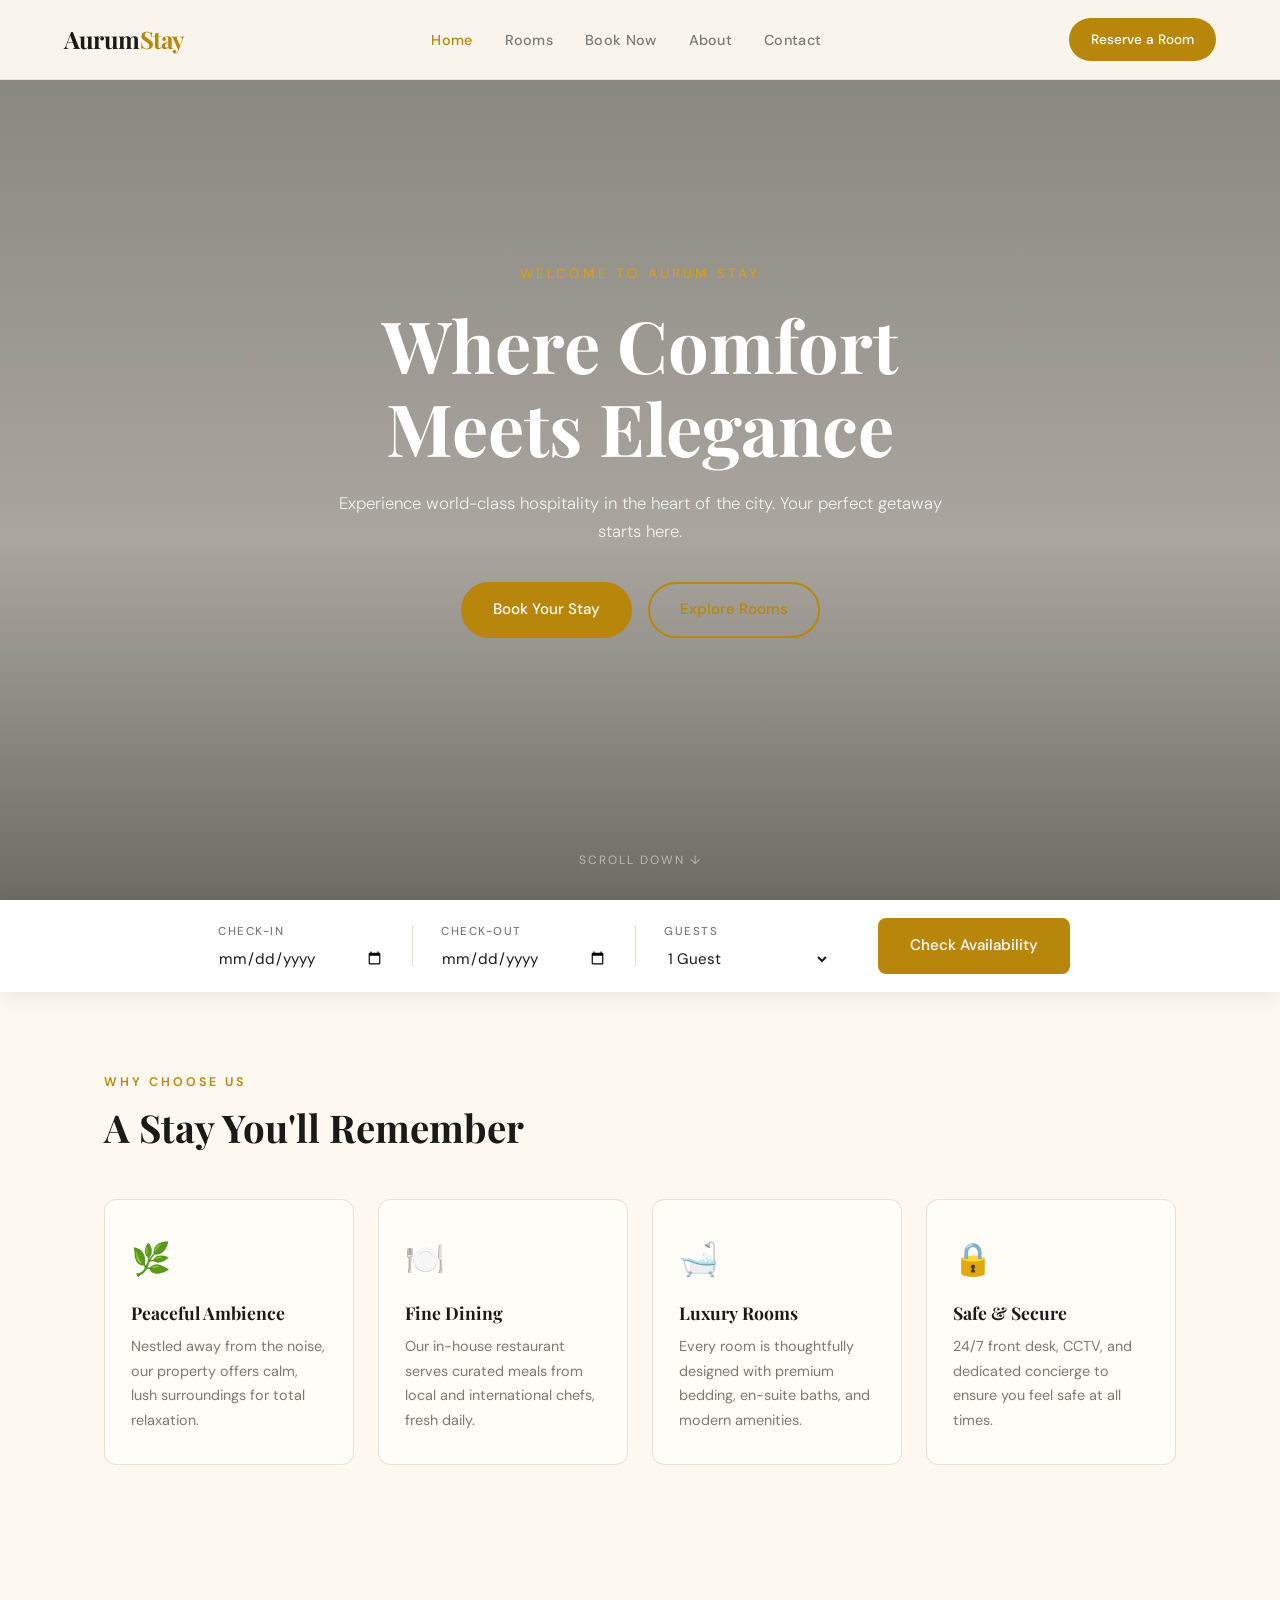
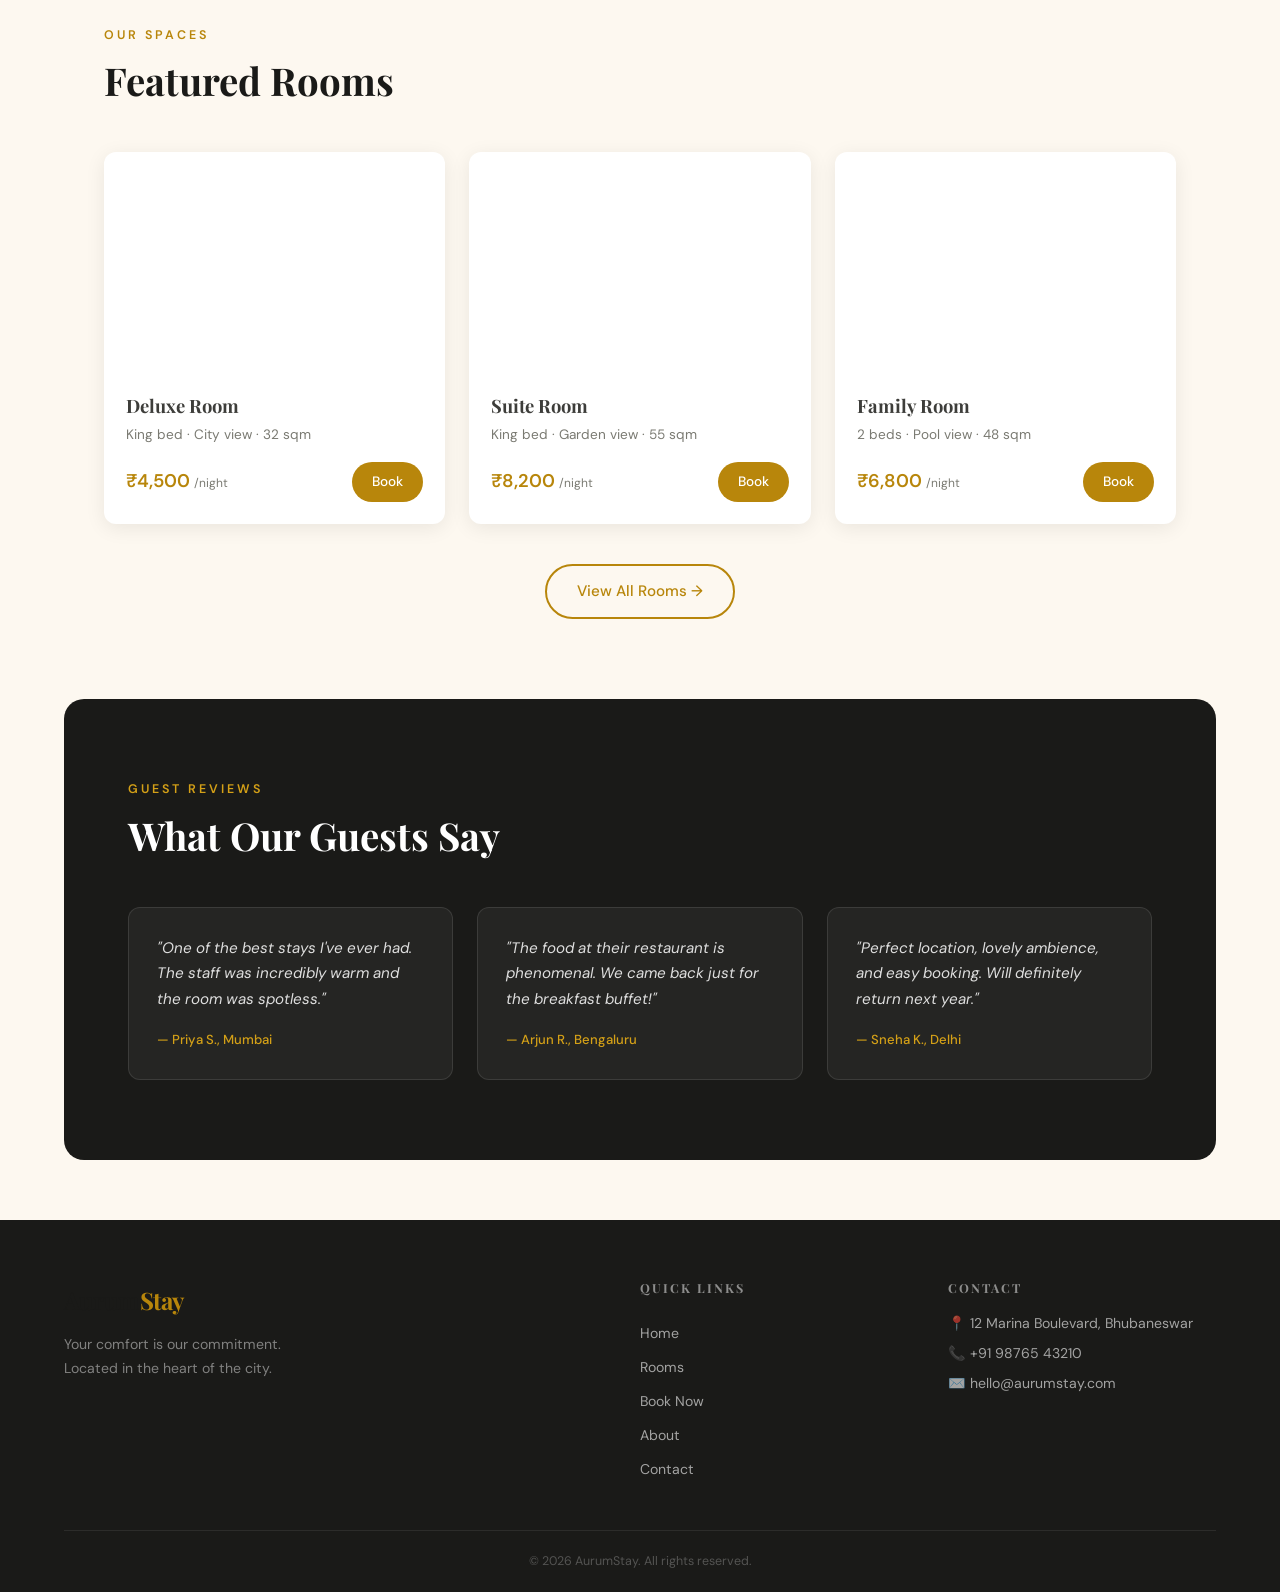
<file: index.html>
<!DOCTYPE html>
<html lang="en">
<head>
  <meta charset="UTF-8" />
  <meta name="viewport" content="width=device-width, initial-scale=1.0"/>
  <title>Aurum Stay – Hotel</title>
  <link rel="stylesheet" href="style.css" />
  <link href="https://fonts.googleapis.com/css2?family=Playfair+Display:wght@400;600;700&family=DM+Sans:wght@300;400;500&display=swap" rel="stylesheet"/>
</head>
<body>

  <!-- NAV -->
  <nav class="navbar">
    <div class="nav-logo">Aurum<span>Stay</span></div>
    <ul class="nav-links">
      <li><a href="index.html" class="active">Home</a></li>
      <li><a href="rooms.html">Rooms</a></li>
      <li><a href="book.html">Book Now</a></li>
      <li><a href="about.html">About</a></li>
      <li><a href="contact.html">Contact</a></li>
    </ul>
    <a href="book.html" class="nav-btn">Reserve a Room</a>
    <div class="hamburger" onclick="toggleMenu()">&#9776;</div>
  </nav>

  <!-- HERO -->
  <section class="hero">
    <div class="hero-overlay"></div>
    <div class="hero-content">
      <p class="hero-tag">Welcome to Aurum Stay</p>
      <h1>Where Comfort<br/>Meets Elegance</h1>
      <p class="hero-sub">Experience world-class hospitality in the heart of the city. Your perfect getaway starts here.</p>
      <div class="hero-btns">
        <a href="book.html" class="btn-primary">Book Your Stay</a>
        <a href="rooms.html" class="btn-outline">Explore Rooms</a>
      </div>
    </div>
    <div class="hero-scroll">scroll down ↓</div>
  </section>

  <!-- QUICK BOOKING BAR -->
  <section class="quick-book">
    <div class="qb-inner">
      <div class="qb-field">
        <label>Check-in</label>
        <input type="date" />
      </div>
      <div class="qb-divider"></div>
      <div class="qb-field">
        <label>Check-out</label>
        <input type="date" />
      </div>
      <div class="qb-divider"></div>
      <div class="qb-field">
        <label>Guests</label>
        <select>
          <option>1 Guest</option>
          <option>2 Guests</option>
          <option>3 Guests</option>
          <option>4+ Guests</option>
        </select>
      </div>
      <a href="book.html" class="btn-primary qb-btn">Check Availability</a>
    </div>
  </section>

  <!-- HIGHLIGHTS -->
  <section class="section highlights">
    <div class="section-label">Why Choose Us</div>
    <h2 class="section-title">A Stay You'll Remember</h2>
    <div class="cards-grid">
      <div class="card">
        <div class="card-icon">🌿</div>
        <h3>Peaceful Ambience</h3>
        <p>Nestled away from the noise, our property offers calm, lush surroundings for total relaxation.</p>
      </div>
      <div class="card">
        <div class="card-icon">🍽️</div>
        <h3>Fine Dining</h3>
        <p>Our in-house restaurant serves curated meals from local and international chefs, fresh daily.</p>
      </div>
      <div class="card">
        <div class="card-icon">🛁</div>
        <h3>Luxury Rooms</h3>
        <p>Every room is thoughtfully designed with premium bedding, en-suite baths, and modern amenities.</p>
      </div>
      <div class="card">
        <div class="card-icon">🔒</div>
        <h3>Safe & Secure</h3>
        <p>24/7 front desk, CCTV, and dedicated concierge to ensure you feel safe at all times.</p>
      </div>
    </div>
  </section>

  <!-- FEATURED ROOMS -->
  <section class="section rooms-preview">
    <div class="section-label">Our Spaces</div>
    <h2 class="section-title">Featured Rooms</h2>
    <div class="rooms-grid">
      <div class="room-card">
        <div class="room-img" style="background-image: url('https://images.unsplash.com/photo-1631049307264-da0ec9d70304?w=600')"></div>
        <div class="room-info">
          <h3>Deluxe Room</h3>
          <p>King bed · City view · 32 sqm</p>
          <div class="room-footer">
            <span class="price">₹4,500 <small>/night</small></span>
            <a href="book.html" class="btn-sm">Book</a>
          </div>
        </div>
      </div>
      <div class="room-card">
        <div class="room-img" style="background-image: url('https://images.unsplash.com/photo-1578683010236-d716f9a3f461?w=600')"></div>
        <div class="room-info">
          <h3>Suite Room</h3>
          <p>King bed · Garden view · 55 sqm</p>
          <div class="room-footer">
            <span class="price">₹8,200 <small>/night</small></span>
            <a href="book.html" class="btn-sm">Book</a>
          </div>
        </div>
      </div>
      <div class="room-card">
        <div class="room-img" style="background-image: url('https://images.unsplash.com/photo-1591088398332-8a7791972843?w=600')"></div>
        <div class="room-info">
          <h3>Family Room</h3>
          <p>2 beds · Pool view · 48 sqm</p>
          <div class="room-footer">
            <span class="price">₹6,800 <small>/night</small></span>
            <a href="book.html" class="btn-sm">Book</a>
          </div>
        </div>
      </div>
    </div>
    <div class="center-btn">
      <a href="rooms.html" class="btn-outline">View All Rooms →</a>
    </div>
  </section>

  <!-- TESTIMONIALS -->
  <section class="section testimonials">
    <div class="section-label">Guest Reviews</div>
    <h2 class="section-title">What Our Guests Say</h2>
    <div class="testi-grid">
      <div class="testi-card">
        <p>"One of the best stays I've ever had. The staff was incredibly warm and the room was spotless."</p>
        <div class="testi-author">— Priya S., Mumbai</div>
      </div>
      <div class="testi-card">
        <p>"The food at their restaurant is phenomenal. We came back just for the breakfast buffet!"</p>
        <div class="testi-author">— Arjun R., Bengaluru</div>
      </div>
      <div class="testi-card">
        <p>"Perfect location, lovely ambience, and easy booking. Will definitely return next year."</p>
        <div class="testi-author">— Sneha K., Delhi</div>
      </div>
    </div>
  </section>

  <!-- FOOTER -->
  <footer class="footer">
    <div class="footer-inner">
      <div class="footer-brand">
        <div class="nav-logo">Aurum<span>Stay</span></div>
        <p>Your comfort is our commitment.<br/>Located in the heart of the city.</p>
      </div>
      <div class="footer-links">
        <h4>Quick Links</h4>
        <a href="index.html">Home</a>
        <a href="rooms.html">Rooms</a>
        <a href="book.html">Book Now</a>
        <a href="about.html">About</a>
        <a href="contact.html">Contact</a>
      </div>
      <div class="footer-contact">
        <h4>Contact</h4>
        <p>📍 12 Marina Boulevard, Bhubaneswar</p>
        <p>📞 +91 98765 43210</p>
        <p>✉️ hello@aurumstay.com</p>
      </div>
    </div>
    <div class="footer-bottom">© 2026 AurumStay. All rights reserved.</div>
  </footer>

  <script src="script.js"></script>
</body>
</html>
</file>
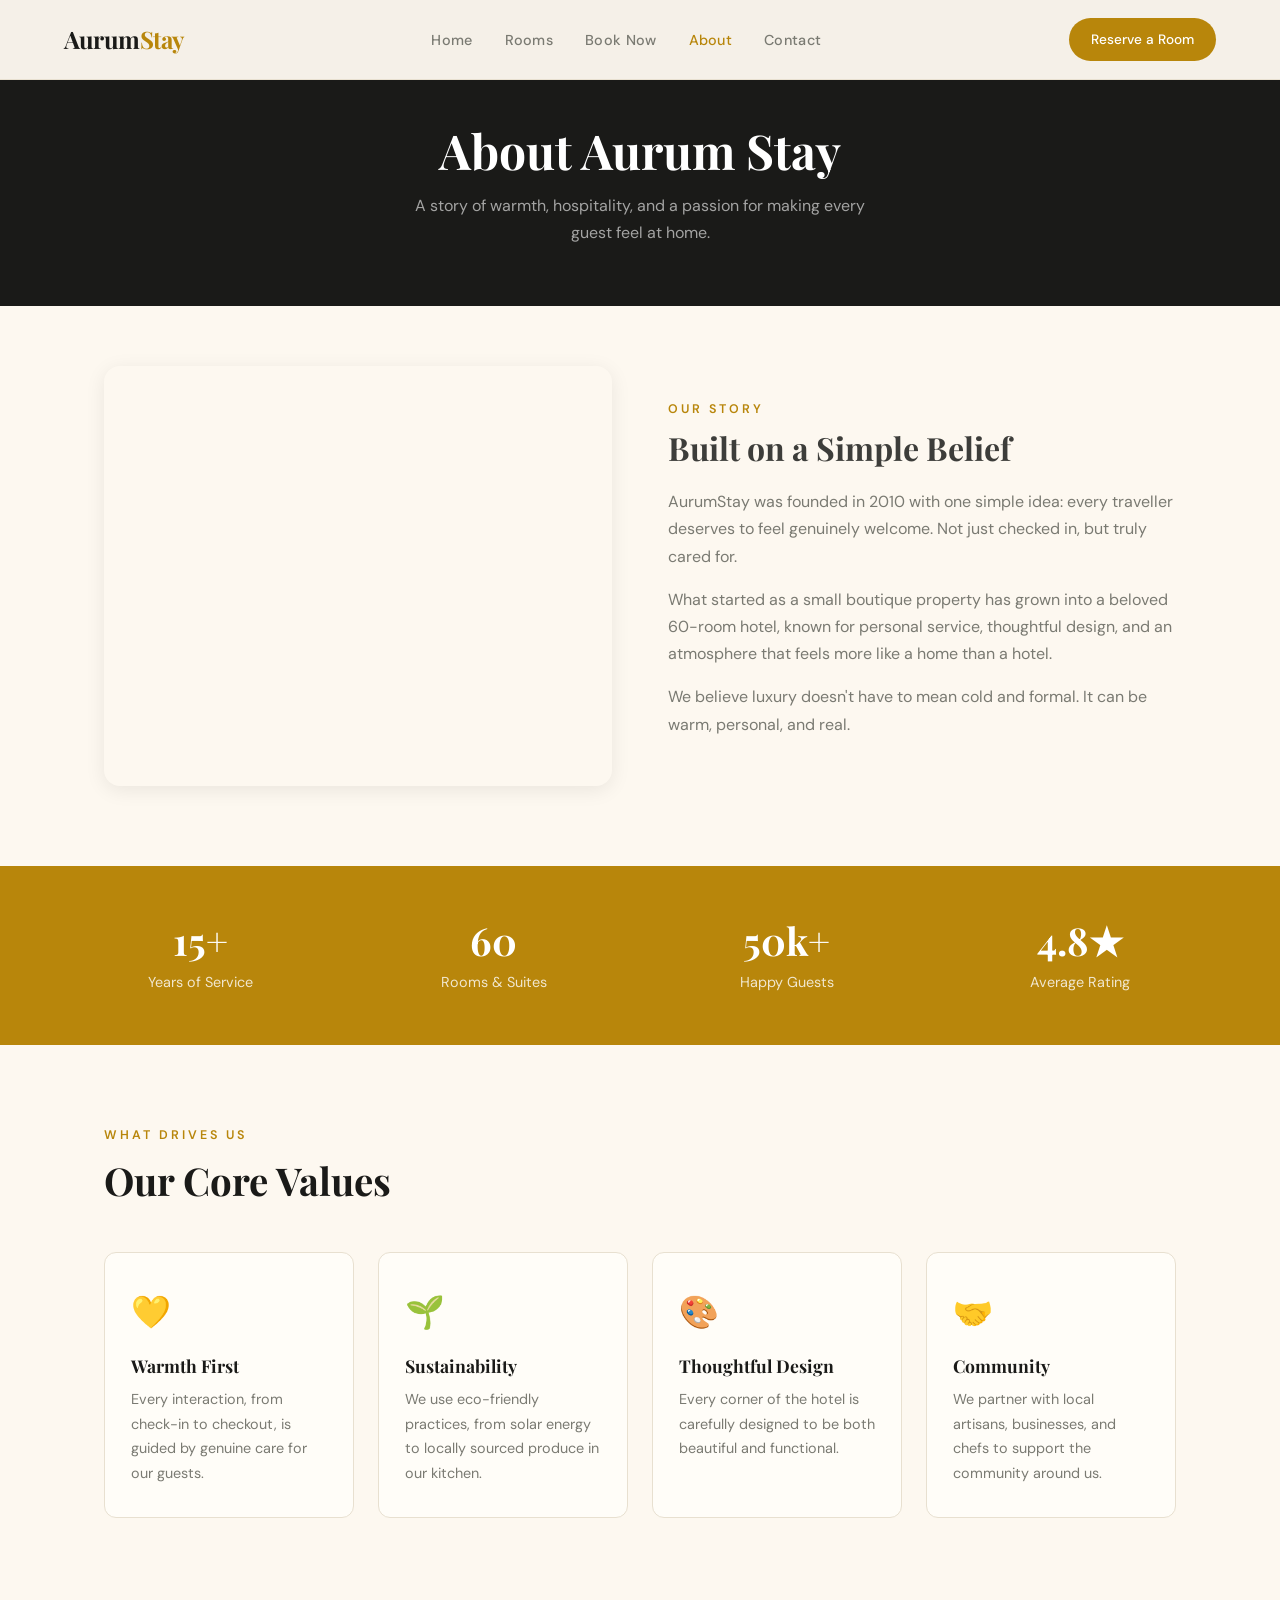
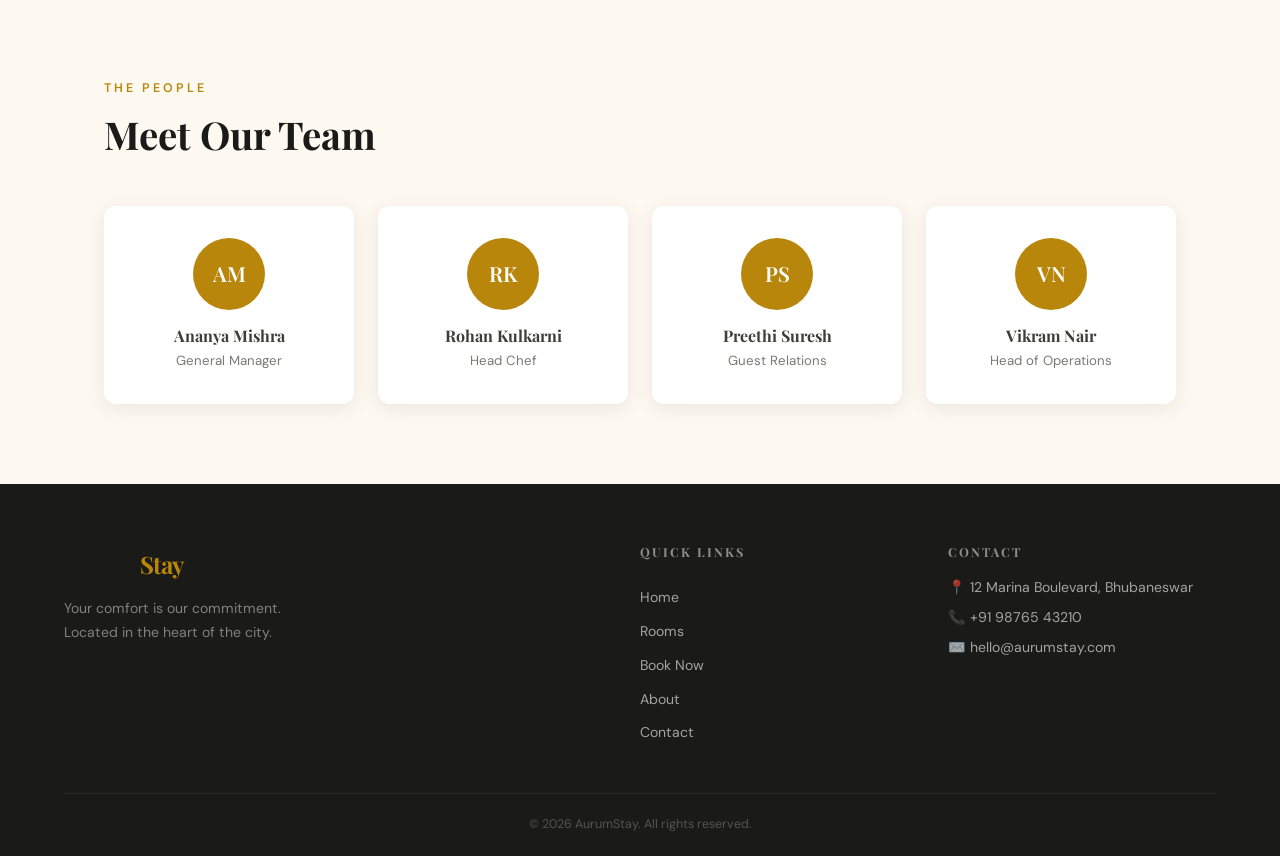
<file: about.html>
<!DOCTYPE html>
<html lang="en">
<head>
  <meta charset="UTF-8"/>
  <meta name="viewport" content="width=device-width, initial-scale=1.0"/>
  <title>About – Aurum Stay</title>
  <link rel="stylesheet" href="style.css"/>
  <link href="https://fonts.googleapis.com/css2?family=Playfair+Display:wght@400;600;700&family=DM+Sans:wght@300;400;500&display=swap" rel="stylesheet"/>
</head>
<body>

  <nav class="navbar">
    <div class="nav-logo">Aurum<span>Stay</span></div>
    <ul class="nav-links">
      <li><a href="index.html">Home</a></li>
      <li><a href="rooms.html">Rooms</a></li>
      <li><a href="book.html">Book Now</a></li>
      <li><a href="about.html" class="active">About</a></li>
      <li><a href="contact.html">Contact</a></li>
    </ul>
    <a href="book.html" class="nav-btn">Reserve a Room</a>
    <div class="hamburger" onclick="toggleMenu()">&#9776;</div>
  </nav>

  <div class="page-header">
    <h1>About Aurum Stay</h1>
    <p>A story of warmth, hospitality, and a passion for making every guest feel at home.</p>
  </div>

  <!-- OUR STORY -->
  <section class="section about-story">
    <div class="about-grid">
      <div class="about-img" style="background-image: url('https://images.unsplash.com/photo-1566073771259-6a8506099945?w=700')"></div>
      <div class="about-text">
        <div class="section-label">Our Story</div>
        <h2>Built on a Simple Belief</h2>
        <p>AurumStay was founded in 2010 with one simple idea: every traveller deserves to feel genuinely welcome. Not just checked in, but truly cared for.</p>
        <p>What started as a small boutique property has grown into a beloved 60-room hotel, known for personal service, thoughtful design, and an atmosphere that feels more like a home than a hotel.</p>
        <p>We believe luxury doesn't have to mean cold and formal. It can be warm, personal, and real.</p>
      </div>
    </div>
  </section>

  <!-- STATS -->
  <section class="stats-section">
    <div class="stat">
      <h3>15+</h3>
      <p>Years of Service</p>
    </div>
    <div class="stat">
      <h3>60</h3>
      <p>Rooms & Suites</p>
    </div>
    <div class="stat">
      <h3>50k+</h3>
      <p>Happy Guests</p>
    </div>
    <div class="stat">
      <h3>4.8★</h3>
      <p>Average Rating</p>
    </div>
  </section>

  <!-- VALUES -->
  <section class="section values-section">
    <div class="section-label">What Drives Us</div>
    <h2 class="section-title">Our Core Values</h2>
    <div class="cards-grid">
      <div class="card">
        <div class="card-icon">💛</div>
        <h3>Warmth First</h3>
        <p>Every interaction, from check-in to checkout, is guided by genuine care for our guests.</p>
      </div>
      <div class="card">
        <div class="card-icon">🌱</div>
        <h3>Sustainability</h3>
        <p>We use eco-friendly practices, from solar energy to locally sourced produce in our kitchen.</p>
      </div>
      <div class="card">
        <div class="card-icon">🎨</div>
        <h3>Thoughtful Design</h3>
        <p>Every corner of the hotel is carefully designed to be both beautiful and functional.</p>
      </div>
      <div class="card">
        <div class="card-icon">🤝</div>
        <h3>Community</h3>
        <p>We partner with local artisans, businesses, and chefs to support the community around us.</p>
      </div>
    </div>
  </section>

  <!-- TEAM -->
  <section class="section team-section">
    <div class="section-label">The People</div>
    <h2 class="section-title">Meet Our Team</h2>
    <div class="team-grid">
      <div class="team-card">
        <div class="team-avatar">AM</div>
        <h4>Ananya Mishra</h4>
        <p>General Manager</p>
      </div>
      <div class="team-card">
        <div class="team-avatar">RK</div>
        <h4>Rohan Kulkarni</h4>
        <p>Head Chef</p>
      </div>
      <div class="team-card">
        <div class="team-avatar">PS</div>
        <h4>Preethi Suresh</h4>
        <p>Guest Relations</p>
      </div>
      <div class="team-card">
        <div class="team-avatar">VN</div>
        <h4>Vikram Nair</h4>
        <p>Head of Operations</p>
      </div>
    </div>
  </section>

  <footer class="footer">
    <div class="footer-inner">
      <div class="footer-brand">
        <div class="nav-logo">Aurum<span>Stay</span></div>
        <p>Your comfort is our commitment.<br/>Located in the heart of the city.</p>
      </div>
      <div class="footer-links">
        <h4>Quick Links</h4>
        <a href="index.html">Home</a>
        <a href="rooms.html">Rooms</a>
        <a href="book.html">Book Now</a>
        <a href="about.html">About</a>
        <a href="contact.html">Contact</a>
      </div>
      <div class="footer-contact">
        <h4>Contact</h4>
        <p>📍 12 Marina Boulevard, Bhubaneswar</p>
        <p>📞 +91 98765 43210</p>
        <p>✉️ hello@aurumstay.com</p>
      </div>
    </div>
    <div class="footer-bottom">© 2026 AurumStay. All rights reserved.</div>
  </footer>

  <script src="script.js"></script>
</body>
</html>
</file>
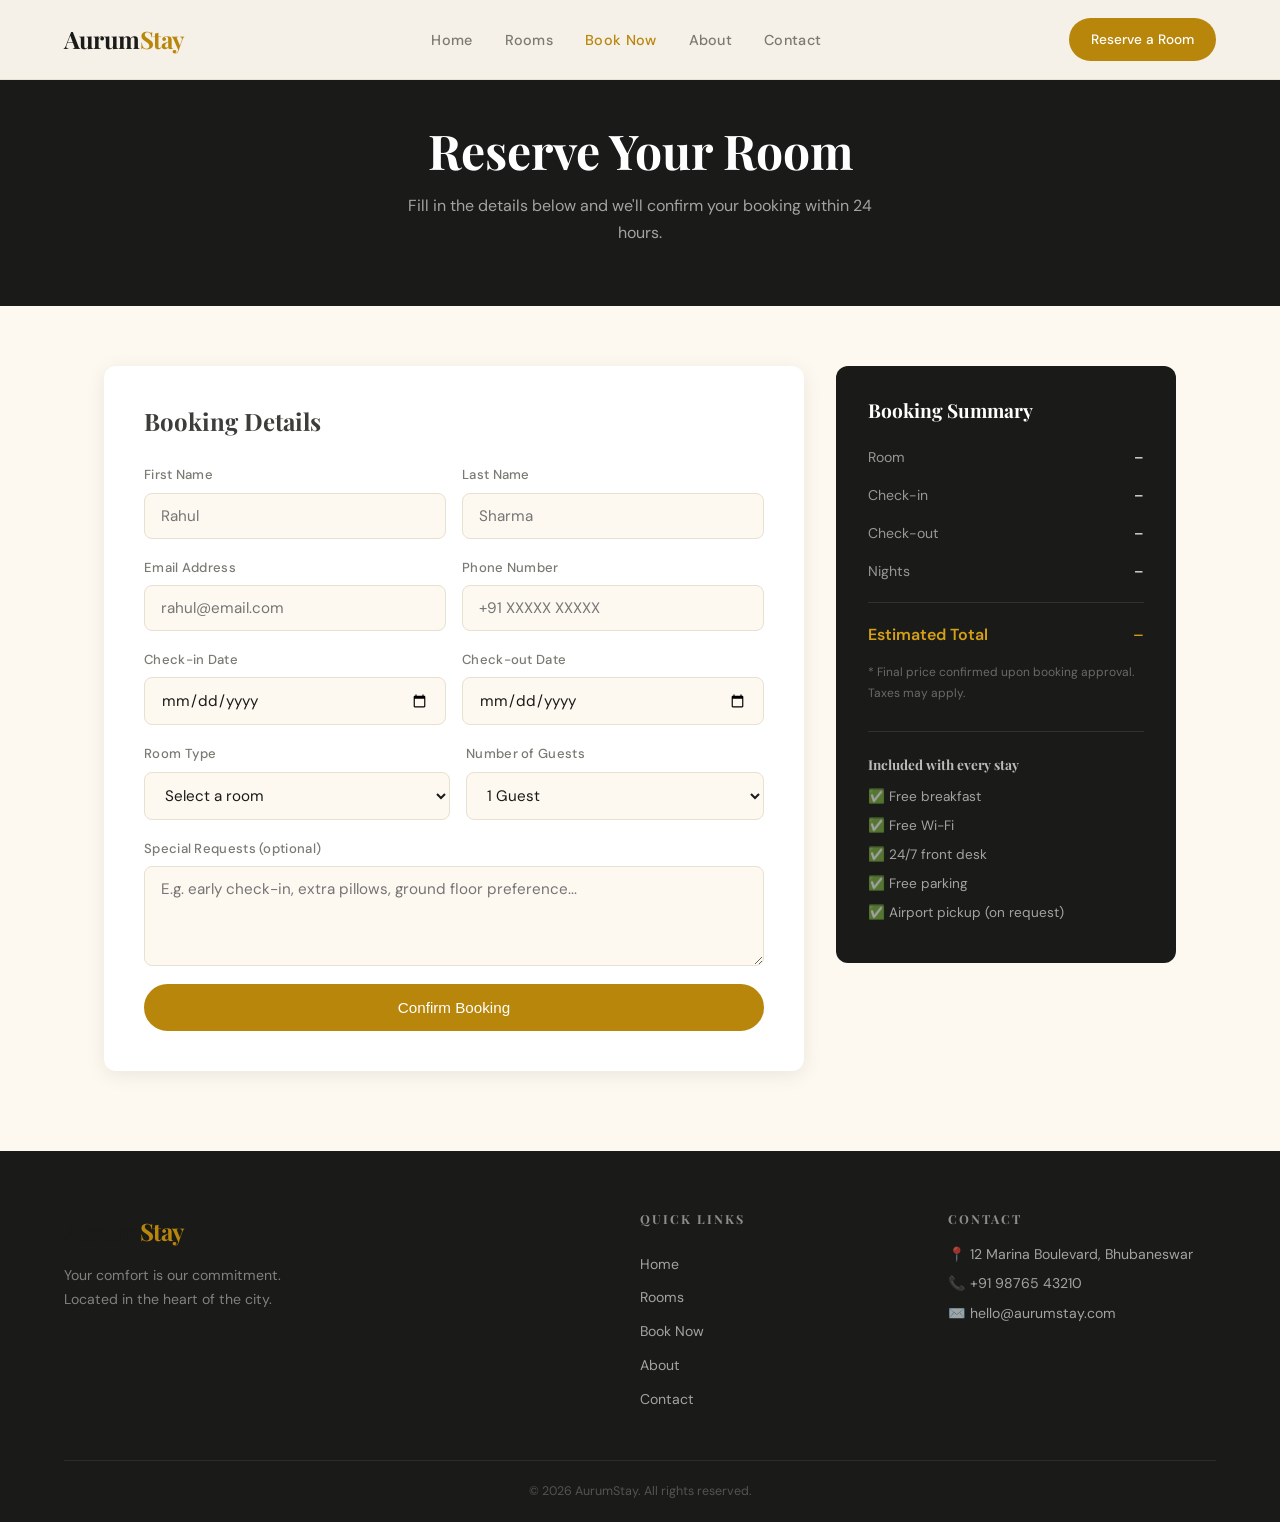
<file: book.html>
<!DOCTYPE html>
<html lang="en">
<head>
  <meta charset="UTF-8"/>
  <meta name="viewport" content="width=device-width, initial-scale=1.0"/>
  <title>Book Now – Aurum Stay</title>
  <link rel="stylesheet" href="style.css"/>
  <link href="https://fonts.googleapis.com/css2?family=Playfair+Display:wght@400;600;700&family=DM+Sans:wght@300;400;500&display=swap" rel="stylesheet"/>
</head>
<body>

  <nav class="navbar">
    <div class="nav-logo">Aurum<span>Stay</span></div>
    <ul class="nav-links">
      <li><a href="index.html">Home</a></li>
      <li><a href="rooms.html">Rooms</a></li>
      <li><a href="book.html" class="active">Book Now</a></li>
      <li><a href="about.html">About</a></li>
      <li><a href="contact.html">Contact</a></li>
    </ul>
    <a href="book.html" class="nav-btn">Reserve a Room</a>
    <div class="hamburger" onclick="toggleMenu()">&#9776;</div>
  </nav>

  <div class="page-header">
    <h1>Reserve Your Room</h1>
    <p>Fill in the details below and we'll confirm your booking within 24 hours.</p>
  </div>

  <section class="section book-section">
    <div class="book-wrapper">

      <!-- BOOKING FORM -->
      <div class="book-form-card">
        <h2>Booking Details</h2>
        <div id="bookingForm">

          <div class="form-row">
            <div class="form-group">
              <label>First Name</label>
              <input type="text" placeholder="Rahul" />
            </div>
            <div class="form-group">
              <label>Last Name</label>
              <input type="text" placeholder="Sharma" />
            </div>
          </div>

          <div class="form-row">
            <div class="form-group">
              <label>Email Address</label>
              <input type="email" placeholder="rahul@email.com" />
            </div>
            <div class="form-group">
              <label>Phone Number</label>
              <input type="tel" placeholder="+91 XXXXX XXXXX" />
            </div>
          </div>

          <div class="form-row">
            <div class="form-group">
              <label>Check-in Date</label>
              <input type="date" id="checkin" onchange="calculateCost()" />
            </div>
            <div class="form-group">
              <label>Check-out Date</label>
              <input type="date" id="checkout" onchange="calculateCost()" />
            </div>
          </div>

          <div class="form-row">
            <div class="form-group">
              <label>Room Type</label>
              <select id="roomType" onchange="calculateCost()">
                <option value="">Select a room</option>
                <option value="2800">Classic Single Room – ₹2,800/night</option>
                <option value="3500">Twin Room – ₹3,500/night</option>
                <option value="4500">Deluxe King Room – ₹4,500/night</option>
                <option value="6800">Family Deluxe Room – ₹6,800/night</option>
                <option value="8200">Garden Suite – ₹8,200/night</option>
                <option value="18000">Presidential Suite – ₹18,000/night</option>
              </select>
            </div>
            <div class="form-group">
              <label>Number of Guests</label>
              <select>
                <option>1 Guest</option>
                <option>2 Guests</option>
                <option>3 Guests</option>
                <option>4 Guests</option>
                <option>5+ Guests</option>
              </select>
            </div>
          </div>

          <div class="form-group">
            <label>Special Requests (optional)</label>
            <textarea placeholder="E.g. early check-in, extra pillows, ground floor preference..."></textarea>
          </div>

          <button class="btn-primary full-btn" onclick="submitBooking()">Confirm Booking</button>
        </div>

        <!-- SUCCESS STATE -->
        <div id="bookingSuccess" class="booking-success hidden">
          <div class="success-icon">✓</div>
          <h3>Booking Request Sent!</h3>
          <p>Thank you! We've received your booking request and will confirm via email within 24 hours.</p>
          <a href="index.html" class="btn-outline">Back to Home</a>
        </div>
      </div>

      <!-- SUMMARY CARD -->
      <div class="book-summary">
        <h3>Booking Summary</h3>
        <div class="summary-item">
          <span>Room</span>
          <span id="sumRoom">–</span>
        </div>
        <div class="summary-item">
          <span>Check-in</span>
          <span id="sumCheckin">–</span>
        </div>
        <div class="summary-item">
          <span>Check-out</span>
          <span id="sumCheckout">–</span>
        </div>
        <div class="summary-item">
          <span>Nights</span>
          <span id="sumNights">–</span>
        </div>
        <div class="summary-divider"></div>
        <div class="summary-item total">
          <span>Estimated Total</span>
          <span id="sumTotal">–</span>
        </div>
        <p class="summary-note">* Final price confirmed upon booking approval. Taxes may apply.</p>

        <div class="book-perks">
          <h4>Included with every stay</h4>
          <p>✅ Free breakfast</p>
          <p>✅ Free Wi-Fi</p>
          <p>✅ 24/7 front desk</p>
          <p>✅ Free parking</p>
          <p>✅ Airport pickup (on request)</p>
        </div>
      </div>

    </div>
  </section>

  <footer class="footer">
    <div class="footer-inner">
      <div class="footer-brand">
        <div class="nav-logo">Aurum<span>Stay</span></div>
        <p>Your comfort is our commitment.<br/>Located in the heart of the city.</p>
      </div>
      <div class="footer-links">
        <h4>Quick Links</h4>
        <a href="index.html">Home</a>
        <a href="rooms.html">Rooms</a>
        <a href="book.html">Book Now</a>
        <a href="about.html">About</a>
        <a href="contact.html">Contact</a>
      </div>
      <div class="footer-contact">
        <h4>Contact</h4>
        <p>📍 12 Marina Boulevard, Bhubaneswar</p>
        <p>📞 +91 98765 43210</p>
        <p>✉️ hello@aurumstay.com</p>
      </div>
    </div>
    <div class="footer-bottom">© 2026 AurumStay. All rights reserved.</div>
  </footer>

  <script src="script.js"></script>
</body>
</html>
</file>
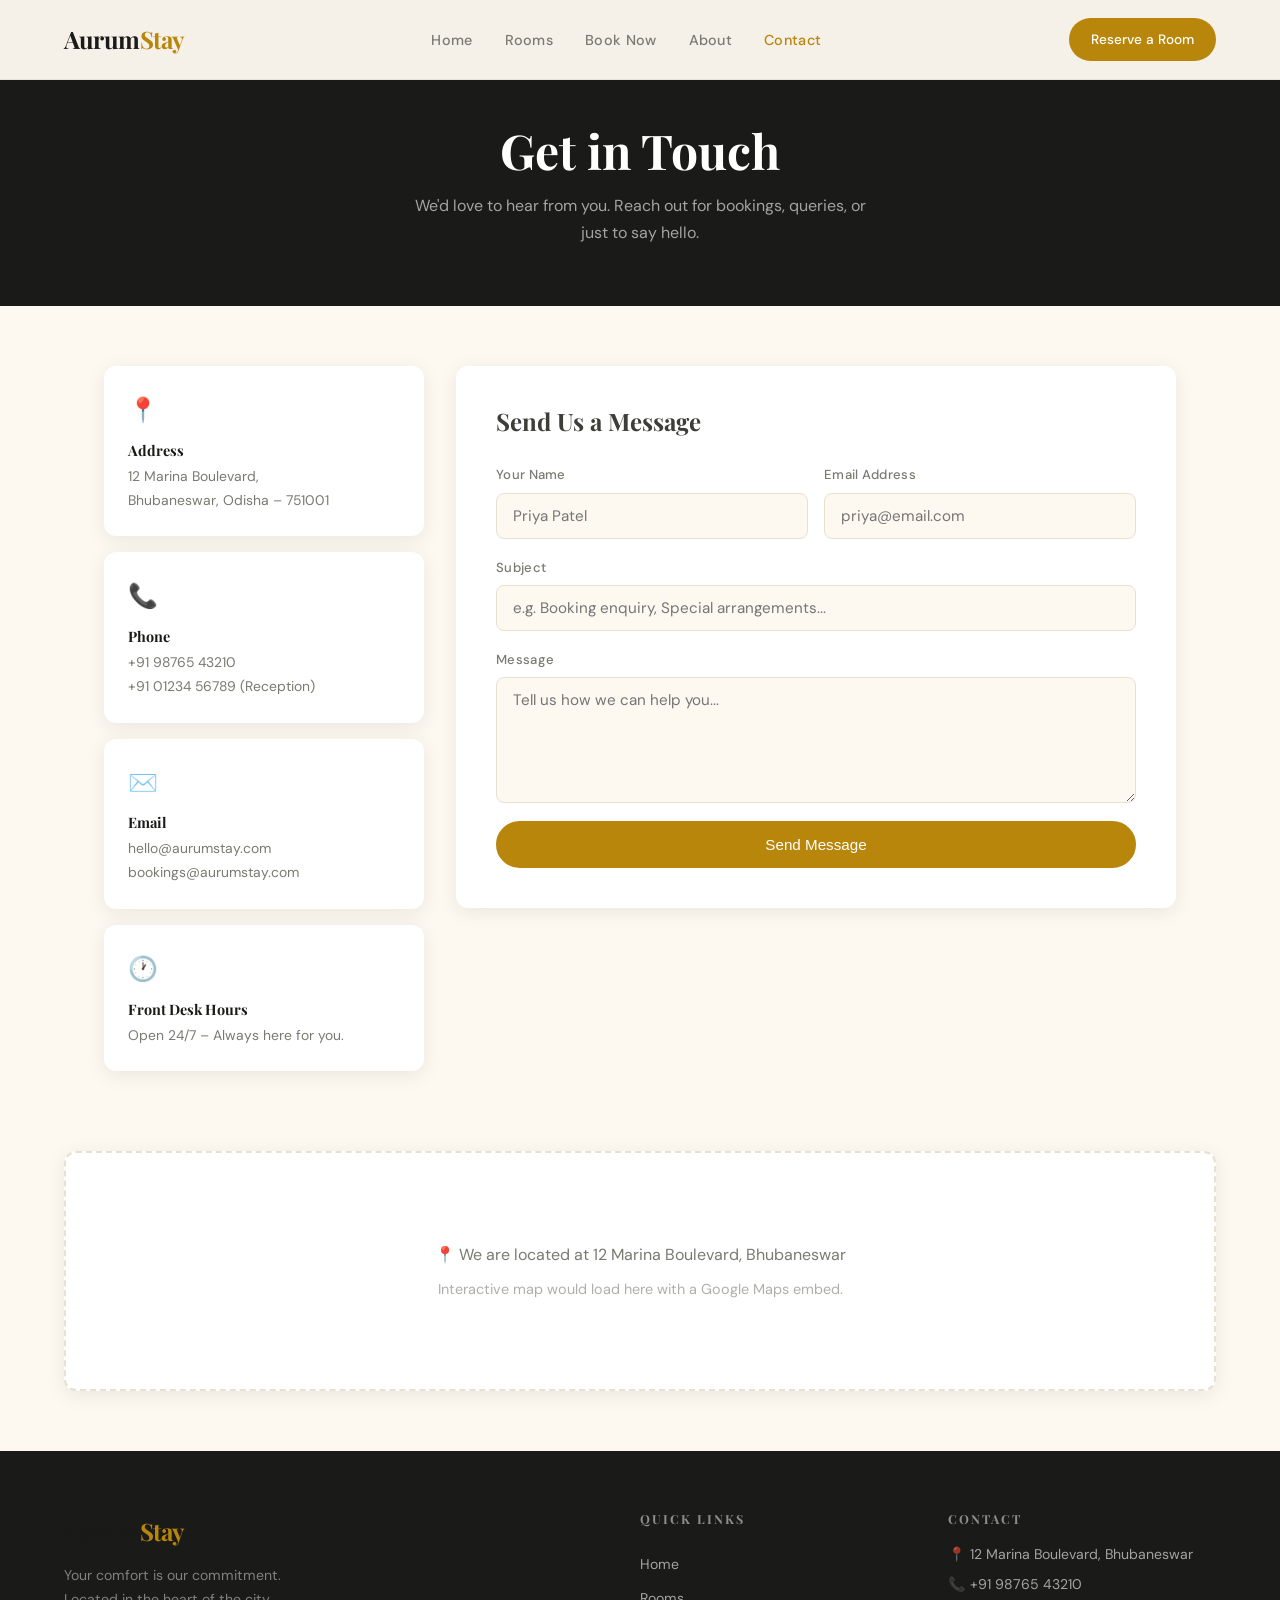
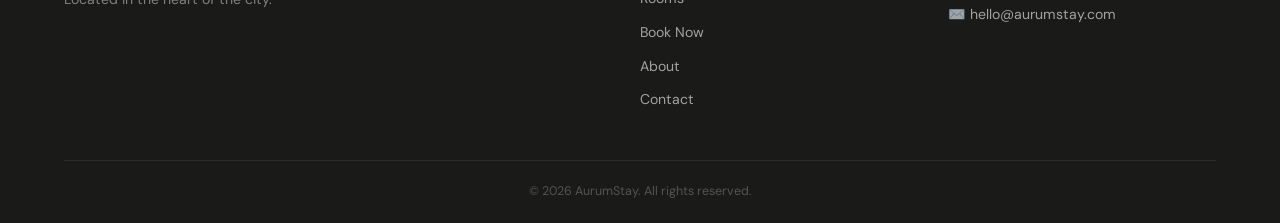
<file: contact.html>
<!DOCTYPE html>
<html lang="en">
<head>
  <meta charset="UTF-8"/>
  <meta name="viewport" content="width=device-width, initial-scale=1.0"/>
  <title>Contact – Aurum Stay</title>
  <link rel="stylesheet" href="style.css"/>
  <link href="https://fonts.googleapis.com/css2?family=Playfair+Display:wght@400;600;700&family=DM+Sans:wght@300;400;500&display=swap" rel="stylesheet"/>
</head>
<body>

  <nav class="navbar">
    <div class="nav-logo">Aurum<span>Stay</span></div>
    <ul class="nav-links">
      <li><a href="index.html">Home</a></li>
      <li><a href="rooms.html">Rooms</a></li>
      <li><a href="book.html">Book Now</a></li>
      <li><a href="about.html">About</a></li>
      <li><a href="contact.html" class="active">Contact</a></li>
    </ul>
    <a href="book.html" class="nav-btn">Reserve a Room</a>
    <div class="hamburger" onclick="toggleMenu()">&#9776;</div>
  </nav>

  <div class="page-header">
    <h1>Get in Touch</h1>
    <p>We'd love to hear from you. Reach out for bookings, queries, or just to say hello.</p>
  </div>

  <section class="section contact-section">
    <div class="contact-wrapper">

      <!-- INFO CARDS -->
      <div class="contact-info">
        <div class="contact-card">
          <div class="contact-icon">📍</div>
          <h4>Address</h4>
          <p>12 Marina Boulevard,<br/>Bhubaneswar, Odisha – 751001</p>
        </div>
        <div class="contact-card">
          <div class="contact-icon">📞</div>
          <h4>Phone</h4>
          <p>+91 98765 43210</p>
          <p>+91 01234 56789 (Reception)</p>
        </div>
        <div class="contact-card">
          <div class="contact-icon">✉️</div>
          <h4>Email</h4>
          <p>hello@aurumstay.com</p>
          <p>bookings@aurumstay.com</p>
        </div>
        <div class="contact-card">
          <div class="contact-icon">🕐</div>
          <h4>Front Desk Hours</h4>
          <p>Open 24/7 – Always here for you.</p>
        </div>
      </div>

      <!-- CONTACT FORM -->
      <div class="contact-form-card">
        <h2>Send Us a Message</h2>
        <div id="contactForm">
          <div class="form-row">
            <div class="form-group">
              <label>Your Name</label>
              <input type="text" placeholder="Priya Patel" />
            </div>
            <div class="form-group">
              <label>Email Address</label>
              <input type="email" placeholder="priya@email.com" />
            </div>
          </div>
          <div class="form-group">
            <label>Subject</label>
            <input type="text" placeholder="e.g. Booking enquiry, Special arrangements..." />
          </div>
          <div class="form-group">
            <label>Message</label>
            <textarea rows="5" placeholder="Tell us how we can help you..."></textarea>
          </div>
          <button class="btn-primary full-btn" onclick="submitContact()">Send Message</button>
        </div>

        <div id="contactSuccess" class="booking-success hidden">
          <div class="success-icon">✓</div>
          <h3>Message Sent!</h3>
          <p>Thank you for reaching out. We'll get back to you within 24 hours.</p>
          <a href="index.html" class="btn-outline">Back to Home</a>
        </div>
      </div>

    </div>
  </section>

  <!-- MAP PLACEHOLDER -->
  <section class="map-section">
    <div class="map-placeholder">
      <p>📍 We are located at 12 Marina Boulevard, Bhubaneswar</p>
      <p style="font-size: 0.9rem; opacity: 0.6; margin-top: 8px;">Interactive map would load here with a Google Maps embed.</p>
    </div>
  </section>

  <footer class="footer">
    <div class="footer-inner">
      <div class="footer-brand">
        <div class="nav-logo">Aurum<span>Stay</span></div>
        <p>Your comfort is our commitment.<br/>Located in the heart of the city.</p>
      </div>
      <div class="footer-links">
        <h4>Quick Links</h4>
        <a href="index.html">Home</a>
        <a href="rooms.html">Rooms</a>
        <a href="book.html">Book Now</a>
        <a href="about.html">About</a>
        <a href="contact.html">Contact</a>
      </div>
      <div class="footer-contact">
        <h4>Contact</h4>
        <p>📍 12 Marina Boulevard, Bhubaneswar</p>
        <p>📞 +91 98765 43210</p>
        <p>✉️ hello@aurumstay.com</p>
      </div>
    </div>
    <div class="footer-bottom">© 2026 AurumStay. All rights reserved.</div>
  </footer>

  <script src="script.js"></script>
</body>
</html>
</file>
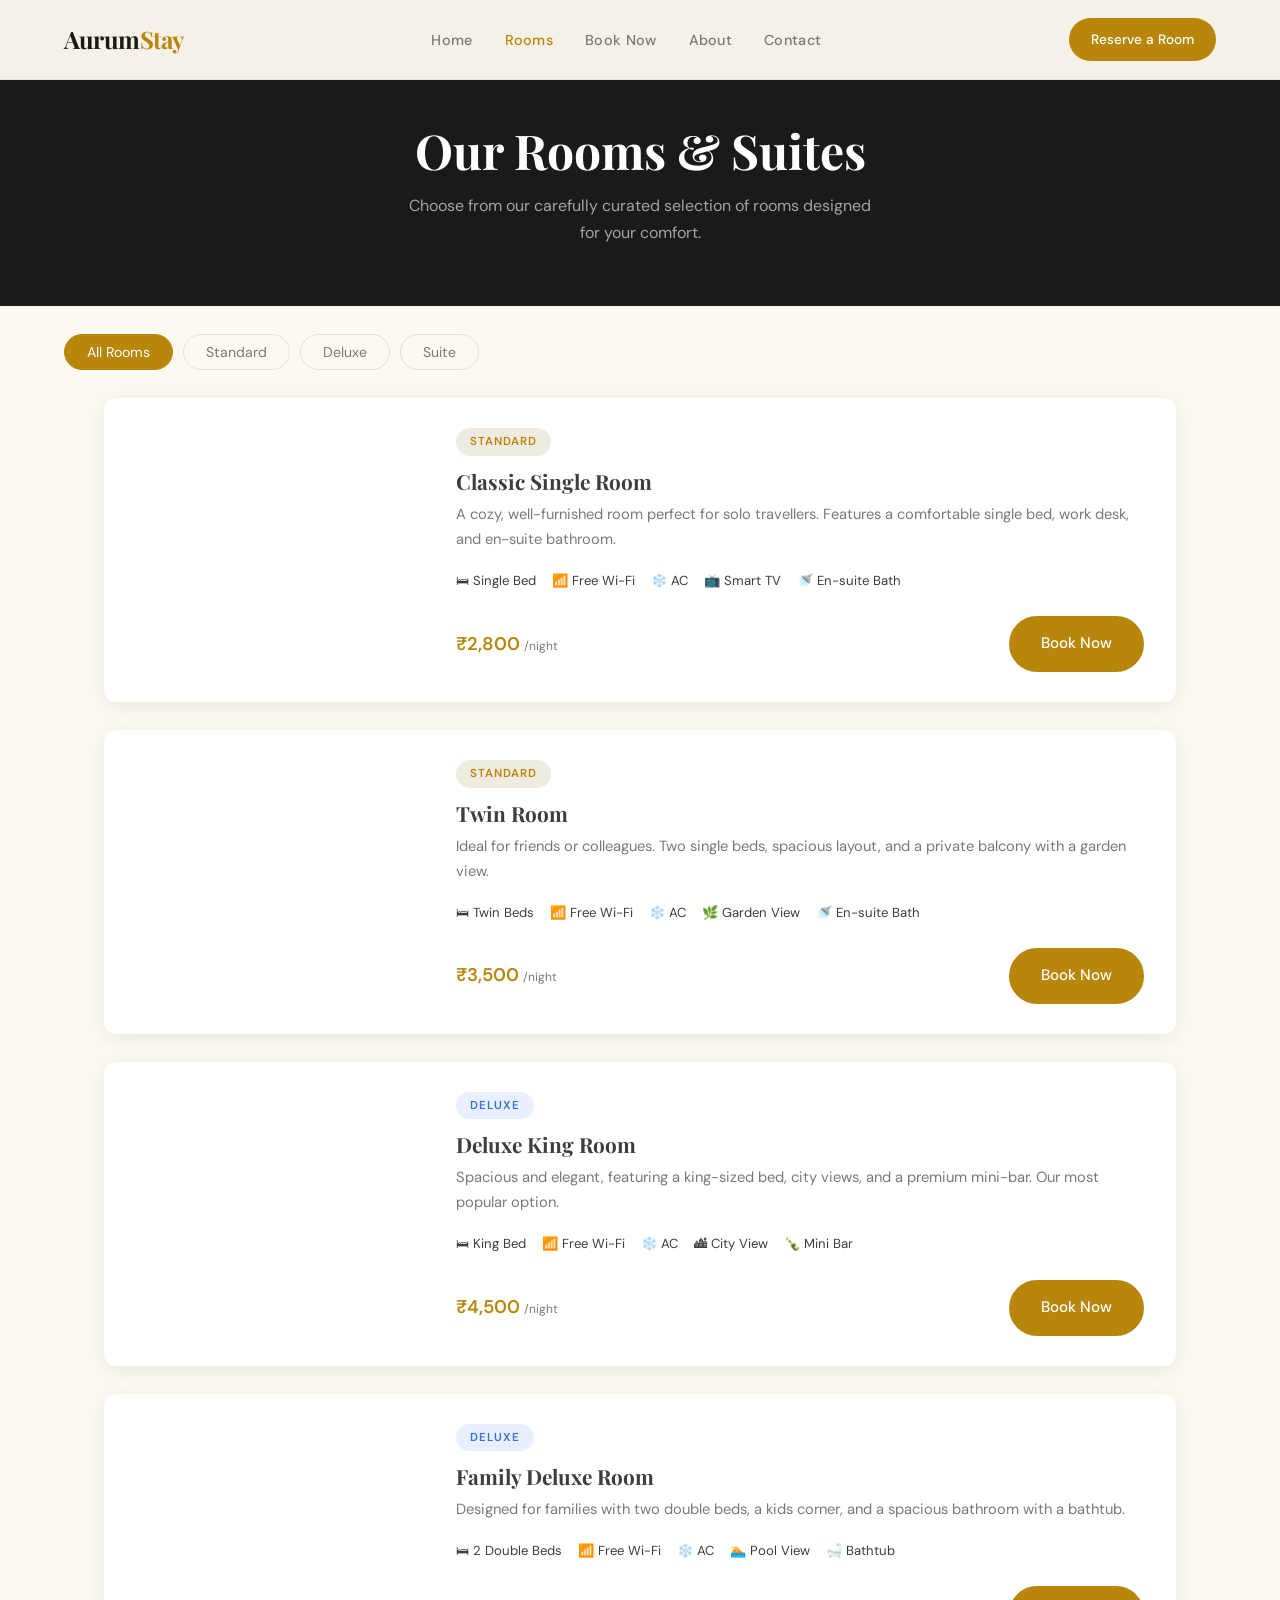
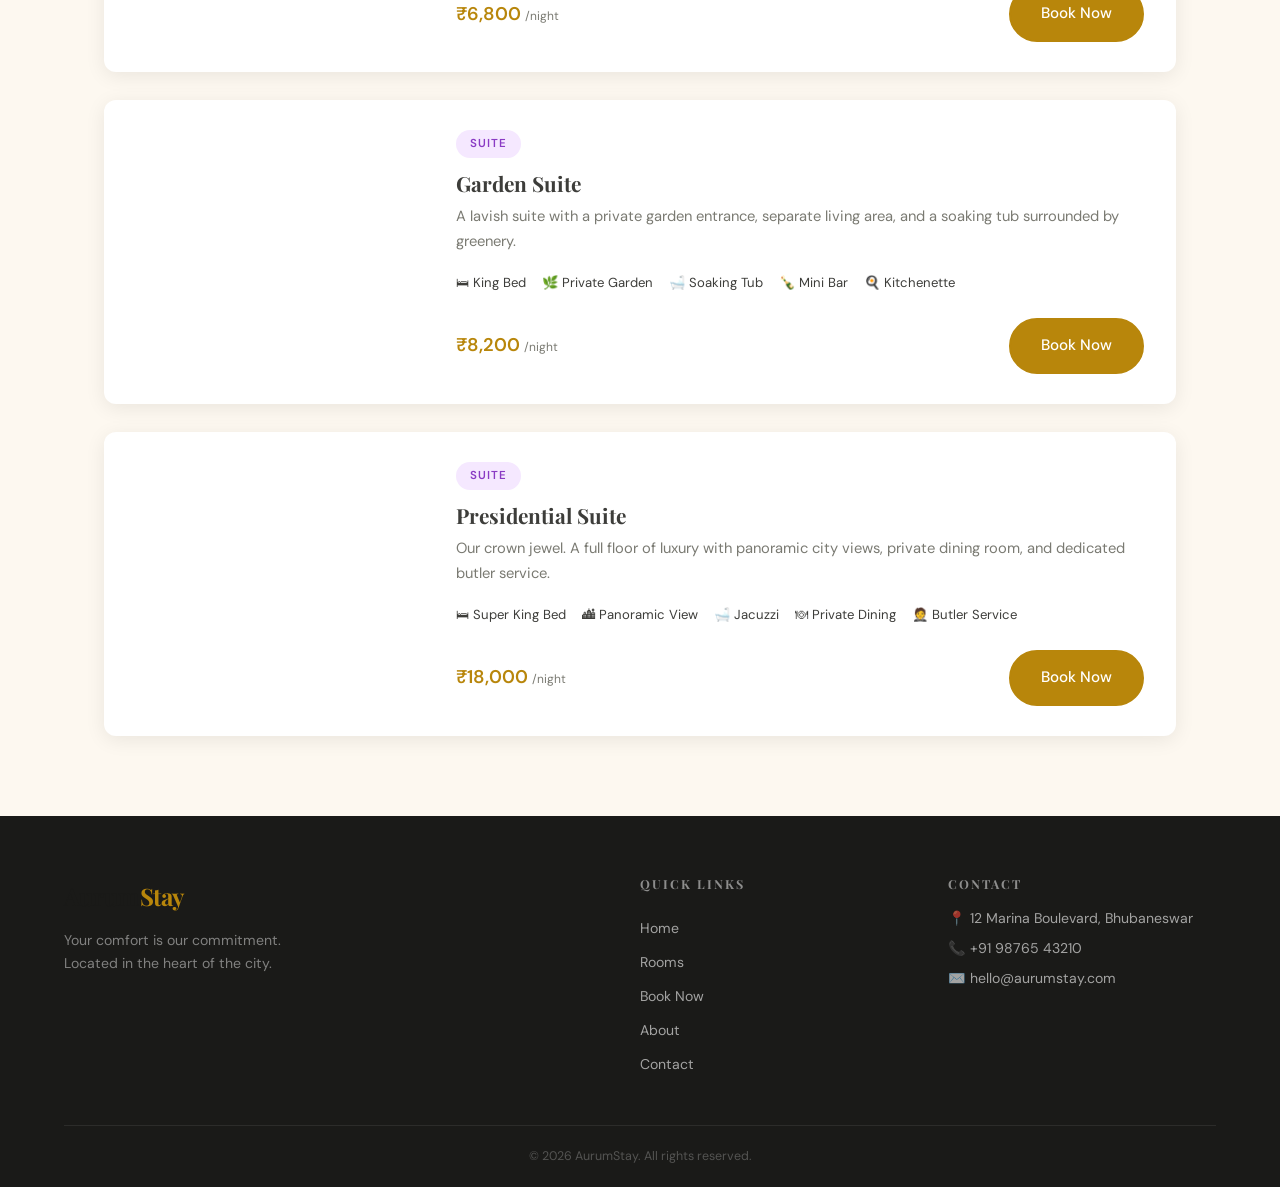
<file: rooms.html>
<!DOCTYPE html>
<html lang="en">
<head>
  <meta charset="UTF-8"/>
  <meta name="viewport" content="width=device-width, initial-scale=1.0"/>
  <title>Rooms – Aurum Stay</title>
  <link rel="stylesheet" href="style.css"/>
  <link href="https://fonts.googleapis.com/css2?family=Playfair+Display:wght@400;600;700&family=DM+Sans:wght@300;400;500&display=swap" rel="stylesheet"/>
</head>
<body>

  <nav class="navbar">
    <div class="nav-logo">Aurum<span>Stay</span></div>
    <ul class="nav-links">
      <li><a href="index.html">Home</a></li>
      <li><a href="rooms.html" class="active">Rooms</a></li>
      <li><a href="book.html">Book Now</a></li>
      <li><a href="about.html">About</a></li>
      <li><a href="contact.html">Contact</a></li>
    </ul>
    <a href="book.html" class="nav-btn">Reserve a Room</a>
    <div class="hamburger" onclick="toggleMenu()">&#9776;</div>
  </nav>

  <!-- PAGE HEADER -->
  <div class="page-header">
    <h1>Our Rooms & Suites</h1>
    <p>Choose from our carefully curated selection of rooms designed for your comfort.</p>
  </div>

  <!-- FILTER BAR -->
  <section class="filter-bar">
    <button class="filter-btn active" onclick="filterRooms('all', this)">All Rooms</button>
    <button class="filter-btn" onclick="filterRooms('standard', this)">Standard</button>
    <button class="filter-btn" onclick="filterRooms('deluxe', this)">Deluxe</button>
    <button class="filter-btn" onclick="filterRooms('suite', this)">Suite</button>
  </section>

  <!-- ROOMS LISTING -->
  <section class="section rooms-listing">
    <div class="rooms-list" id="roomsList">

      <div class="room-list-card" data-type="standard">
        <div class="rlc-img" style="background-image: url('https://images.unsplash.com/photo-1555854877-bab0e564b8d5?w=700')"></div>
        <div class="rlc-info">
          <div class="rlc-badge">Standard</div>
          <h3>Classic Single Room</h3>
          <p>A cozy, well-furnished room perfect for solo travellers. Features a comfortable single bed, work desk, and en-suite bathroom.</p>
          <ul class="amenities">
            <li>🛏 Single Bed</li>
            <li>📶 Free Wi-Fi</li>
            <li>❄️ AC</li>
            <li>📺 Smart TV</li>
            <li>🚿 En-suite Bath</li>
          </ul>
          <div class="rlc-footer">
            <span class="price">₹2,800 <small>/night</small></span>
            <a href="book.html" class="btn-primary">Book Now</a>
          </div>
        </div>
      </div>

      <div class="room-list-card" data-type="standard">
        <div class="rlc-img" style="background-image: url('https://images.unsplash.com/photo-1505693416388-ac5ce068fe85?w=700')"></div>
        <div class="rlc-info">
          <div class="rlc-badge">Standard</div>
          <h3>Twin Room</h3>
          <p>Ideal for friends or colleagues. Two single beds, spacious layout, and a private balcony with a garden view.</p>
          <ul class="amenities">
            <li>🛏 Twin Beds</li>
            <li>📶 Free Wi-Fi</li>
            <li>❄️ AC</li>
            <li>🌿 Garden View</li>
            <li>🚿 En-suite Bath</li>
          </ul>
          <div class="rlc-footer">
            <span class="price">₹3,500 <small>/night</small></span>
            <a href="book.html" class="btn-primary">Book Now</a>
          </div>
        </div>
      </div>

      <div class="room-list-card" data-type="deluxe">
        <div class="rlc-img" style="background-image: url('https://images.unsplash.com/photo-1631049307264-da0ec9d70304?w=700')"></div>
        <div class="rlc-info">
          <div class="rlc-badge deluxe">Deluxe</div>
          <h3>Deluxe King Room</h3>
          <p>Spacious and elegant, featuring a king-sized bed, city views, and a premium mini-bar. Our most popular option.</p>
          <ul class="amenities">
            <li>🛏 King Bed</li>
            <li>📶 Free Wi-Fi</li>
            <li>❄️ AC</li>
            <li>🏙 City View</li>
            <li>🍾 Mini Bar</li>
          </ul>
          <div class="rlc-footer">
            <span class="price">₹4,500 <small>/night</small></span>
            <a href="book.html" class="btn-primary">Book Now</a>
          </div>
        </div>
      </div>

      <div class="room-list-card" data-type="deluxe">
        <div class="rlc-img" style="background-image: url('https://images.unsplash.com/photo-1591088398332-8a7791972843?w=700')"></div>
        <div class="rlc-info">
          <div class="rlc-badge deluxe">Deluxe</div>
          <h3>Family Deluxe Room</h3>
          <p>Designed for families with two double beds, a kids corner, and a spacious bathroom with a bathtub.</p>
          <ul class="amenities">
            <li>🛏 2 Double Beds</li>
            <li>📶 Free Wi-Fi</li>
            <li>❄️ AC</li>
            <li>🏊 Pool View</li>
            <li>🛁 Bathtub</li>
          </ul>
          <div class="rlc-footer">
            <span class="price">₹6,800 <small>/night</small></span>
            <a href="book.html" class="btn-primary">Book Now</a>
          </div>
        </div>
      </div>

      <div class="room-list-card" data-type="suite">
        <div class="rlc-img" style="background-image: url('https://images.unsplash.com/photo-1578683010236-d716f9a3f461?w=700')"></div>
        <div class="rlc-info">
          <div class="rlc-badge suite">Suite</div>
          <h3>Garden Suite</h3>
          <p>A lavish suite with a private garden entrance, separate living area, and a soaking tub surrounded by greenery.</p>
          <ul class="amenities">
            <li>🛏 King Bed</li>
            <li>🌿 Private Garden</li>
            <li>🛁 Soaking Tub</li>
            <li>🍾 Mini Bar</li>
            <li>🍳 Kitchenette</li>
          </ul>
          <div class="rlc-footer">
            <span class="price">₹8,200 <small>/night</small></span>
            <a href="book.html" class="btn-primary">Book Now</a>
          </div>
        </div>
      </div>

      <div class="room-list-card" data-type="suite">
        <div class="rlc-img" style="background-image: url('https://images.unsplash.com/photo-1560185127-6a474fdb87b2?w=700')"></div>
        <div class="rlc-info">
          <div class="rlc-badge suite">Suite</div>
          <h3>Presidential Suite</h3>
          <p>Our crown jewel. A full floor of luxury with panoramic city views, private dining room, and dedicated butler service.</p>
          <ul class="amenities">
            <li>🛏 Super King Bed</li>
            <li>🏙 Panoramic View</li>
            <li>🛁 Jacuzzi</li>
            <li>🍽 Private Dining</li>
            <li>🤵 Butler Service</li>
          </ul>
          <div class="rlc-footer">
            <span class="price">₹18,000 <small>/night</small></span>
            <a href="book.html" class="btn-primary">Book Now</a>
          </div>
        </div>
      </div>

    </div>
  </section>

  <footer class="footer">
    <div class="footer-inner">
      <div class="footer-brand">
        <div class="nav-logo">Aurum<span>Stay</span></div>
        <p>Your comfort is our commitment.<br/>Located in the heart of the city.</p>
      </div>
      <div class="footer-links">
        <h4>Quick Links</h4>
        <a href="index.html">Home</a>
        <a href="rooms.html">Rooms</a>
        <a href="book.html">Book Now</a>
        <a href="about.html">About</a>
        <a href="contact.html">Contact</a>
      </div>
      <div class="footer-contact">
        <h4>Contact</h4>
        <p>📍 12 Marina Boulevard, Bhubaneswar</p>
        <p>📞 +91 98765 43210</p>
        <p>✉️ hello@aurumstay.com</p>
      </div>
    </div>
    <div class="footer-bottom">© 2026 AurumStay. All rights reserved.</div>
  </footer>

  <script src="script.js"></script>
</body>
</html>
</file>
<file: style.css>
/* =====================
   CSS VARIABLES & RESET
===================== */
:root {
  --gold: #b8860b;
  --gold-light: #d4a017;
  --cream: #fdf8f0;
  --dark: #1a1a18;
  --text: #3d3d3a;
  --muted: #7a7a72;
  --border: #e8e0d0;
  --white: #ffffff;
  --card-bg: #fffdf8;
  --shadow: 0 4px 20px rgba(0,0,0,0.08);
  --shadow-hover: 0 8px 32px rgba(0,0,0,0.14);
  --radius: 12px;
}

*, *::before, *::after { box-sizing: border-box; margin: 0; padding: 0; }
html { scroll-behavior: smooth; }
body {
  font-family: 'DM Sans', sans-serif;
  background: var(--cream);
  color: var(--text);
  line-height: 1.7;
}
a { text-decoration: none; color: inherit; }
img { display: block; width: 100%; }
ul { list-style: none; }

/* =====================
   TYPOGRAPHY
===================== */
h1, h2, h3, h4 {
  font-family: 'Playfair Display', serif;
  line-height: 1.25;
}

/* =====================
   NAVBAR
===================== */
.navbar {
  position: fixed;
  top: 0; left: 0; right: 0;
  z-index: 1000;
  display: flex;
  align-items: center;
  justify-content: space-between;
  padding: 18px 5%;
  background: rgba(253, 248, 240, 0.97);
  backdrop-filter: blur(8px);
  border-bottom: 1px solid var(--border);
  transition: box-shadow 0.3s;
}
.navbar.scrolled { box-shadow: 0 2px 20px rgba(0,0,0,0.08); }
.nav-logo {
  font-family: 'Playfair Display', serif;
  font-size: 1.5rem;
  font-weight: 700;
  color: var(--dark);
  letter-spacing: -0.5px;
}
.nav-logo span { color: var(--gold); }
.nav-links { display: flex; gap: 32px; }
.nav-links a {
  font-size: 0.9rem;
  font-weight: 500;
  color: var(--muted);
  transition: color 0.2s;
  letter-spacing: 0.3px;
}
.nav-links a:hover, .nav-links a.active { color: var(--gold); }
.nav-btn {
  background: var(--gold);
  color: white;
  padding: 10px 22px;
  border-radius: 50px;
  font-size: 0.85rem;
  font-weight: 500;
  transition: background 0.2s, transform 0.2s;
}
.nav-btn:hover { background: var(--gold-light); transform: translateY(-1px); }
.hamburger { display: none; font-size: 1.5rem; cursor: pointer; color: var(--dark); }

/* =====================
   BUTTONS
===================== */
.btn-primary {
  display: inline-block;
  background: var(--gold);
  color: white;
  padding: 13px 30px;
  border-radius: 50px;
  font-weight: 500;
  font-size: 0.95rem;
  transition: all 0.2s;
  border: 2px solid var(--gold);
  cursor: pointer;
}
.btn-primary:hover { background: var(--gold-light); border-color: var(--gold-light); transform: translateY(-2px); }
.btn-outline {
  display: inline-block;
  background: transparent;
  color: var(--gold);
  padding: 13px 30px;
  border-radius: 50px;
  font-weight: 500;
  font-size: 0.95rem;
  border: 2px solid var(--gold);
  transition: all 0.2s;
}
.btn-outline:hover { background: var(--gold); color: white; transform: translateY(-2px); }
.btn-sm {
  display: inline-block;
  background: var(--gold);
  color: white;
  padding: 8px 20px;
  border-radius: 50px;
  font-size: 0.85rem;
  font-weight: 500;
  transition: all 0.2s;
}
.btn-sm:hover { background: var(--gold-light); }
.full-btn { width: 100%; text-align: center; }

/* =====================
   HERO
===================== */
.hero {
  position: relative;
  height: 100vh;
  min-height: 600px;
  background: url('https://images.unsplash.com/photo-1542314831-068cd1dbfeeb?w=1400') center/cover no-repeat;
  display: flex;
  align-items: center;
  justify-content: center;
}
.hero-overlay {
  position: absolute;
  inset: 0;
  background: linear-gradient(to bottom, rgba(15,12,8,0.5) 0%, rgba(15,12,8,0.35) 60%, rgba(15,12,8,0.6) 100%);
}
.hero-content {
  position: relative;
  z-index: 2;
  text-align: center;
  color: white;
  max-width: 680px;
  padding: 0 20px;
  animation: fadeUp 0.9s ease both;
}
.hero-tag {
  font-size: 0.85rem;
  letter-spacing: 3px;
  text-transform: uppercase;
  color: var(--gold-light);
  margin-bottom: 18px;
  font-weight: 500;
}
.hero-content h1 {
  font-size: clamp(2.8rem, 6vw, 4.5rem);
  font-weight: 700;
  margin-bottom: 20px;
  line-height: 1.15;
}
.hero-sub {
  font-size: 1.05rem;
  opacity: 0.85;
  margin-bottom: 36px;
  font-weight: 300;
}
.hero-btns { display: flex; gap: 16px; justify-content: center; flex-wrap: wrap; }
.hero-scroll {
  position: absolute;
  bottom: 30px;
  left: 50%;
  transform: translateX(-50%);
  color: rgba(255,255,255,0.5);
  font-size: 0.75rem;
  letter-spacing: 2px;
  text-transform: uppercase;
  animation: bounce 2s infinite;
}

/* =====================
   QUICK BOOK
===================== */
.quick-book {
  background: var(--white);
  box-shadow: var(--shadow);
  padding: 0;
  position: relative;
  z-index: 10;
}
.qb-inner {
  max-width: 900px;
  margin: 0 auto;
  display: flex;
  align-items: center;
  gap: 0;
  padding: 0;
  flex-wrap: wrap;
}
.qb-field {
  flex: 1;
  min-width: 150px;
  padding: 22px 28px;
  display: flex;
  flex-direction: column;
  gap: 6px;
}
.qb-field label {
  font-size: 0.72rem;
  text-transform: uppercase;
  letter-spacing: 1.5px;
  color: var(--muted);
  font-weight: 500;
}
.qb-field input, .qb-field select {
  font-size: 0.95rem;
  font-family: 'DM Sans', sans-serif;
  border: none;
  outline: none;
  background: transparent;
  color: var(--dark);
  cursor: pointer;
}
.qb-divider {
  width: 1px;
  height: 40px;
  background: var(--border);
  flex-shrink: 0;
}
.qb-btn {
  margin: 16px 20px;
  white-space: nowrap;
  border-radius: 8px;
}

/* =====================
   SECTIONS
===================== */
.section {
  padding: 80px 5%;
  max-width: 1200px;
  margin: 0 auto;
}
.section-label {
  font-size: 0.78rem;
  letter-spacing: 3px;
  text-transform: uppercase;
  color: var(--gold);
  font-weight: 600;
  margin-bottom: 10px;
}
.section-title {
  font-size: clamp(1.8rem, 3vw, 2.6rem);
  color: var(--dark);
  margin-bottom: 48px;
}
.center-btn { text-align: center; margin-top: 40px; }

/* =====================
   CARDS (HIGHLIGHTS)
===================== */
.cards-grid {
  display: grid;
  grid-template-columns: repeat(auto-fit, minmax(220px, 1fr));
  gap: 24px;
}
.card {
  background: var(--card-bg);
  border: 1px solid var(--border);
  border-radius: var(--radius);
  padding: 32px 26px;
  transition: transform 0.2s, box-shadow 0.2s;
}
.card:hover { transform: translateY(-4px); box-shadow: var(--shadow-hover); }
.card-icon { font-size: 2rem; margin-bottom: 16px; }
.card h3 { font-size: 1.1rem; margin-bottom: 10px; color: var(--dark); }
.card p { font-size: 0.9rem; color: var(--muted); }

/* =====================
   ROOMS GRID (HOME PREVIEW)
===================== */
.rooms-preview { background: transparent; }
.rooms-grid {
  display: grid;
  grid-template-columns: repeat(auto-fit, minmax(300px, 1fr));
  gap: 24px;
}
.room-card {
  background: var(--white);
  border-radius: var(--radius);
  overflow: hidden;
  box-shadow: var(--shadow);
  transition: transform 0.2s, box-shadow 0.2s;
}
.room-card:hover { transform: translateY(-5px); box-shadow: var(--shadow-hover); }
.room-img {
  height: 220px;
  background-size: cover;
  background-position: center;
}
.room-info { padding: 22px; }
.room-info h3 { font-size: 1.15rem; margin-bottom: 6px; }
.room-info > p { font-size: 0.85rem; color: var(--muted); margin-bottom: 16px; }
.room-footer { display: flex; align-items: center; justify-content: space-between; }
.price { font-size: 1.15rem; font-weight: 600; color: var(--gold); }
.price small { font-size: 0.75rem; color: var(--muted); font-weight: 400; }

/* =====================
   TESTIMONIALS
===================== */
.testimonials { background: var(--dark); border-radius: 20px; margin: 0 5% 60px; max-width: unset; }
.testimonials .section-label { color: var(--gold-light); }
.testimonials .section-title { color: var(--white); }
.testi-grid {
  display: grid;
  grid-template-columns: repeat(auto-fit, minmax(260px, 1fr));
  gap: 24px;
}
.testi-card {
  background: rgba(255,255,255,0.05);
  border: 1px solid rgba(255,255,255,0.1);
  border-radius: var(--radius);
  padding: 28px;
  color: rgba(255,255,255,0.85);
  font-size: 0.95rem;
  font-style: italic;
}
.testi-author {
  margin-top: 16px;
  font-size: 0.82rem;
  color: var(--gold-light);
  font-style: normal;
  font-weight: 500;
}

/* =====================
   PAGE HEADER
===================== */
.page-header {
  background: var(--dark);
  padding: 120px 5% 60px;
  text-align: center;
  color: white;
}
.page-header h1 {
  font-size: clamp(2rem, 4vw, 3rem);
  margin-bottom: 12px;
}
.page-header p {
  font-size: 1rem;
  color: rgba(255,255,255,0.6);
  max-width: 480px;
  margin: 0 auto;
}

/* =====================
   FILTER BAR
===================== */
.filter-bar {
  display: flex;
  gap: 10px;
  padding: 28px 5%;
  flex-wrap: wrap;
}
.filter-btn {
  padding: 8px 22px;
  border-radius: 50px;
  border: 1.5px solid var(--border);
  background: transparent;
  font-family: 'DM Sans', sans-serif;
  font-size: 0.88rem;
  color: var(--muted);
  cursor: pointer;
  transition: all 0.2s;
}
.filter-btn:hover, .filter-btn.active {
  background: var(--gold);
  border-color: var(--gold);
  color: white;
}

/* =====================
   ROOMS LISTING
===================== */
.rooms-listing { padding-top: 0; }
.rooms-list { display: flex; flex-direction: column; gap: 28px; }
.room-list-card {
  display: grid;
  grid-template-columns: 320px 1fr;
  background: var(--white);
  border-radius: var(--radius);
  overflow: hidden;
  box-shadow: var(--shadow);
  transition: transform 0.2s, box-shadow 0.2s;
}
.room-list-card:hover { transform: translateY(-3px); box-shadow: var(--shadow-hover); }
.rlc-img {
  background-size: cover;
  background-position: center;
  min-height: 240px;
}
.rlc-info { padding: 30px 32px; display: flex; flex-direction: column; }
.rlc-badge {
  display: inline-block;
  padding: 4px 14px;
  border-radius: 50px;
  font-size: 0.72rem;
  font-weight: 600;
  letter-spacing: 1px;
  text-transform: uppercase;
  background: #f0ebe0;
  color: var(--gold);
  width: fit-content;
  margin-bottom: 12px;
}
.rlc-badge.deluxe { background: #e8f0ff; color: #3b6fd4; }
.rlc-badge.suite { background: #f5e8ff; color: #8a3bc4; }
.rlc-info h3 { font-size: 1.3rem; margin-bottom: 8px; }
.rlc-info > p { font-size: 0.92rem; color: var(--muted); margin-bottom: 18px; }
.amenities {
  display: flex;
  flex-wrap: wrap;
  gap: 8px 16px;
  margin-bottom: 24px;
  flex: 1;
}
.amenities li { font-size: 0.82rem; color: var(--text); }
.rlc-footer { display: flex; align-items: center; justify-content: space-between; margin-top: auto; }

/* =====================
   BOOKING PAGE
===================== */
.book-section { padding-top: 60px; }
.book-wrapper {
  display: grid;
  grid-template-columns: 1fr 340px;
  gap: 32px;
  align-items: start;
}
.book-form-card, .contact-form-card {
  background: var(--white);
  border-radius: var(--radius);
  padding: 40px;
  box-shadow: var(--shadow);
}
.book-form-card h2, .contact-form-card h2 {
  font-size: 1.5rem;
  margin-bottom: 28px;
}
.form-row { display: grid; grid-template-columns: 1fr 1fr; gap: 16px; }
.form-group { display: flex; flex-direction: column; gap: 6px; margin-bottom: 18px; }
.form-group label { font-size: 0.82rem; font-weight: 500; color: var(--muted); letter-spacing: 0.3px; }
.form-group input, .form-group select, .form-group textarea {
  font-family: 'DM Sans', sans-serif;
  font-size: 0.95rem;
  padding: 12px 16px;
  border: 1.5px solid var(--border);
  border-radius: 8px;
  background: var(--cream);
  color: var(--dark);
  outline: none;
  transition: border-color 0.2s;
}
.form-group input:focus, .form-group select:focus, .form-group textarea:focus {
  border-color: var(--gold);
}
.form-group textarea { resize: vertical; min-height: 100px; }

/* BOOKING SUMMARY */
.book-summary {
  background: var(--dark);
  border-radius: var(--radius);
  padding: 32px;
  color: white;
  position: sticky;
  top: 90px;
}
.book-summary h3 { font-size: 1.2rem; margin-bottom: 24px; }
.summary-item {
  display: flex;
  justify-content: space-between;
  font-size: 0.88rem;
  margin-bottom: 14px;
}
.summary-item span:first-child { color: rgba(255,255,255,0.55); }
.summary-item span:last-child { font-weight: 500; }
.summary-divider { height: 1px; background: rgba(255,255,255,0.1); margin: 18px 0; }
.summary-item.total { font-size: 1rem; font-weight: 600; }
.summary-item.total span { color: var(--gold-light); }
.summary-note { font-size: 0.75rem; color: rgba(255,255,255,0.35); margin-top: 8px; }
.book-perks { margin-top: 28px; padding-top: 24px; border-top: 1px solid rgba(255,255,255,0.1); }
.book-perks h4 { font-size: 0.85rem; margin-bottom: 12px; color: rgba(255,255,255,0.7); }
.book-perks p { font-size: 0.85rem; color: rgba(255,255,255,0.6); margin-bottom: 6px; }

/* SUCCESS STATE */
.booking-success {
  text-align: center;
  padding: 40px 20px;
}
.booking-success.hidden { display: none; }
.success-icon {
  width: 64px; height: 64px;
  background: #e8f5e9;
  color: #2e7d32;
  border-radius: 50%;
  display: flex; align-items: center; justify-content: center;
  font-size: 1.6rem;
  margin: 0 auto 20px;
}
.booking-success h3 { font-size: 1.5rem; margin-bottom: 10px; }
.booking-success p { color: var(--muted); margin-bottom: 24px; }

/* =====================
   ABOUT PAGE
===================== */
.about-story { padding-top: 60px; }
.about-grid {
  display: grid;
  grid-template-columns: 1fr 1fr;
  gap: 56px;
  align-items: center;
}
.about-img {
  height: 420px;
  border-radius: 16px;
  background-size: cover;
  background-position: center;
  box-shadow: var(--shadow);
}
.about-text .section-label { margin-bottom: 8px; }
.about-text h2 { font-size: 2rem; margin-bottom: 20px; }
.about-text p { color: var(--muted); margin-bottom: 16px; }

.stats-section {
  background: var(--gold);
  padding: 50px 5%;
  display: grid;
  grid-template-columns: repeat(4, 1fr);
  gap: 20px;
  text-align: center;
}
.stat h3 {
  font-size: 2.4rem;
  color: white;
  margin-bottom: 6px;
}
.stat p { color: rgba(255,255,255,0.8); font-size: 0.9rem; }

.team-section { background: transparent; }
.team-grid {
  display: grid;
  grid-template-columns: repeat(auto-fit, minmax(180px, 1fr));
  gap: 24px;
}
.team-card {
  text-align: center;
  background: var(--white);
  border-radius: var(--radius);
  padding: 32px 20px;
  box-shadow: var(--shadow);
  transition: transform 0.2s;
}
.team-card:hover { transform: translateY(-4px); }
.team-avatar {
  width: 72px; height: 72px;
  background: var(--gold);
  color: white;
  border-radius: 50%;
  display: flex; align-items: center; justify-content: center;
  font-size: 1.3rem;
  font-weight: 600;
  margin: 0 auto 16px;
  font-family: 'Playfair Display', serif;
}
.team-card h4 { font-size: 1rem; margin-bottom: 4px; }
.team-card p { font-size: 0.83rem; color: var(--muted); }

/* =====================
   CONTACT PAGE
===================== */
.contact-section { padding-top: 60px; }
.contact-wrapper {
  display: grid;
  grid-template-columns: 320px 1fr;
  gap: 32px;
  align-items: start;
}
.contact-info { display: flex; flex-direction: column; gap: 16px; }
.contact-card {
  background: var(--white);
  border-radius: var(--radius);
  padding: 24px;
  box-shadow: var(--shadow);
}
.contact-icon { font-size: 1.5rem; margin-bottom: 10px; }
.contact-card h4 { font-size: 0.9rem; margin-bottom: 6px; color: var(--dark); }
.contact-card p { font-size: 0.87rem; color: var(--muted); }
.map-section { padding: 0 5% 60px; }
.map-placeholder {
  background: var(--white);
  border-radius: var(--radius);
  height: 240px;
  display: flex; flex-direction: column;
  align-items: center; justify-content: center;
  box-shadow: var(--shadow);
  color: var(--muted);
  font-size: 1rem;
  border: 2px dashed var(--border);
}

/* =====================
   FOOTER
===================== */
.footer {
  background: var(--dark);
  color: white;
  padding: 60px 5% 0;
}
.footer-inner {
  display: grid;
  grid-template-columns: 2fr 1fr 1fr;
  gap: 40px;
  padding-bottom: 48px;
  border-bottom: 1px solid rgba(255,255,255,0.08);
}
.footer-brand p {
  font-size: 0.88rem;
  color: rgba(255,255,255,0.45);
  margin-top: 12px;
  line-height: 1.7;
}
.footer-brand .nav-logo { margin-bottom: 4px; }
.footer-links h4, .footer-contact h4 {
  font-size: 0.78rem;
  letter-spacing: 2px;
  text-transform: uppercase;
  color: rgba(255,255,255,0.5);
  margin-bottom: 16px;
}
.footer-links { display: flex; flex-direction: column; gap: 10px; }
.footer-links a {
  font-size: 0.88rem;
  color: rgba(255,255,255,0.6);
  transition: color 0.2s;
}
.footer-links a:hover { color: var(--gold-light); }
.footer-contact p { font-size: 0.88rem; color: rgba(255,255,255,0.6); margin-bottom: 6px; }
.footer-bottom {
  text-align: center;
  padding: 20px 0;
  font-size: 0.78rem;
  color: rgba(255,255,255,0.25);
}

/* =====================
   ANIMATIONS
===================== */
@keyframes fadeUp {
  from { opacity: 0; transform: translateY(30px); }
  to { opacity: 1; transform: translateY(0); }
}
@keyframes bounce {
  0%, 100% { transform: translateX(-50%) translateY(0); }
  50% { transform: translateX(-50%) translateY(6px); }
}

/* =====================
   RESPONSIVE
===================== */
@media (max-width: 900px) {
  .nav-links, .nav-btn { display: none; }
  .hamburger { display: block; }
  .nav-links.open {
    display: flex;
    flex-direction: column;
    position: fixed;
    top: 70px; left: 0; right: 0;
    background: var(--cream);
    padding: 20px 5%;
    gap: 18px;
    border-bottom: 1px solid var(--border);
    box-shadow: var(--shadow);
  }
  .qb-inner { flex-direction: column; align-items: stretch; }
  .qb-divider { width: 100%; height: 1px; }
  .rooms-grid { grid-template-columns: 1fr; }
  .room-list-card { grid-template-columns: 1fr; }
  .rlc-img { min-height: 200px; }
  .book-wrapper, .contact-wrapper { grid-template-columns: 1fr; }
  .form-row { grid-template-columns: 1fr; }
  .about-grid { grid-template-columns: 1fr; }
  .stats-section { grid-template-columns: 1fr 1fr; }
  .footer-inner { grid-template-columns: 1fr; gap: 28px; }
}
@media (max-width: 560px) {
  .hero-content h1 { font-size: 2.2rem; }
  .hero-btns { flex-direction: column; align-items: center; }
  .stats-section { grid-template-columns: 1fr 1fr; }
  .section { padding: 48px 5%; }
  .book-form-card, .contact-form-card { padding: 24px; }
}
</file>
